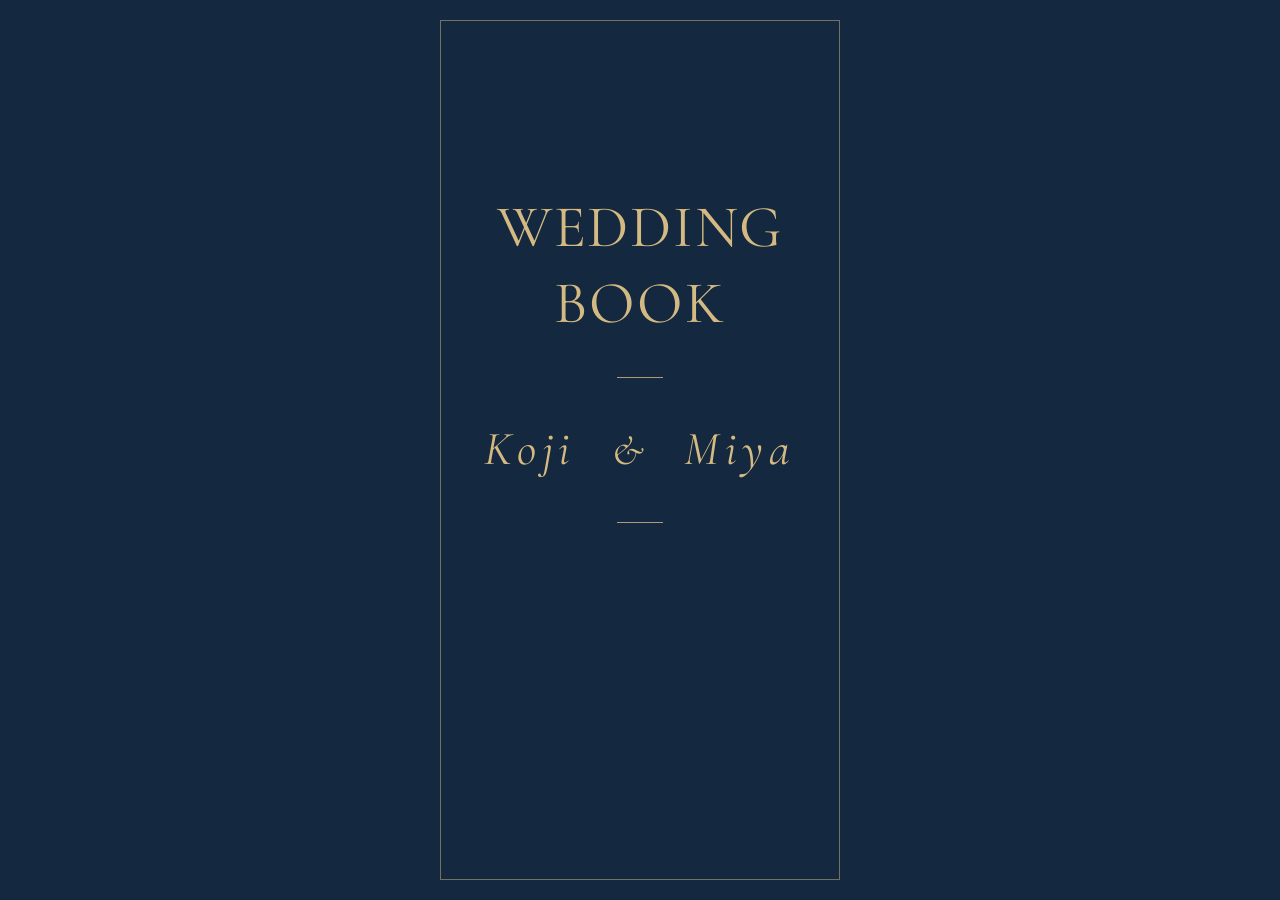
<file: index.html>
<!DOCTYPE html>
<html lang="ja">
<head>
<meta charset="UTF-8">
<meta name="viewport" content="width=device-width,initial-scale=1">
<title>WEDDING BOOK | Koji & Miya</title>
<style>
  body, html { margin: 0; padding: 0; width: 100%; height: 100%; overflow: hidden; background: #14283f; }
  iframe { width: 100%; height: 100%; border: none; display: block; }
</style>
</head>
<body>
  <!-- BGMデータ（ループ再生） -->
  <audio id="bgm" src="BGM-wedding.mp3" loop></audio>
  
  <!-- オープニングページを読み込む（allow="autoplay" を追加） -->
  <iframe id="content" src="opening.html" title="Wedding Book" allow="autoplay"></iframe>

  <!-- 追加：子画面（opening.html）からの指示を受け取ってBGMを鳴らす -->
  <script>
    window.addEventListener('message', function(e) {
      if (e.data === 'playBGM') {
        const audio = document.getElementById('bgm');
        if (audio) {
          audio.play().catch(function(err){
            console.warn("BGM再生エラー:", err);
          });
        }
      }
    });
  </script>
<script src="js/main.js"></script> 
</body>
</html>
</file>
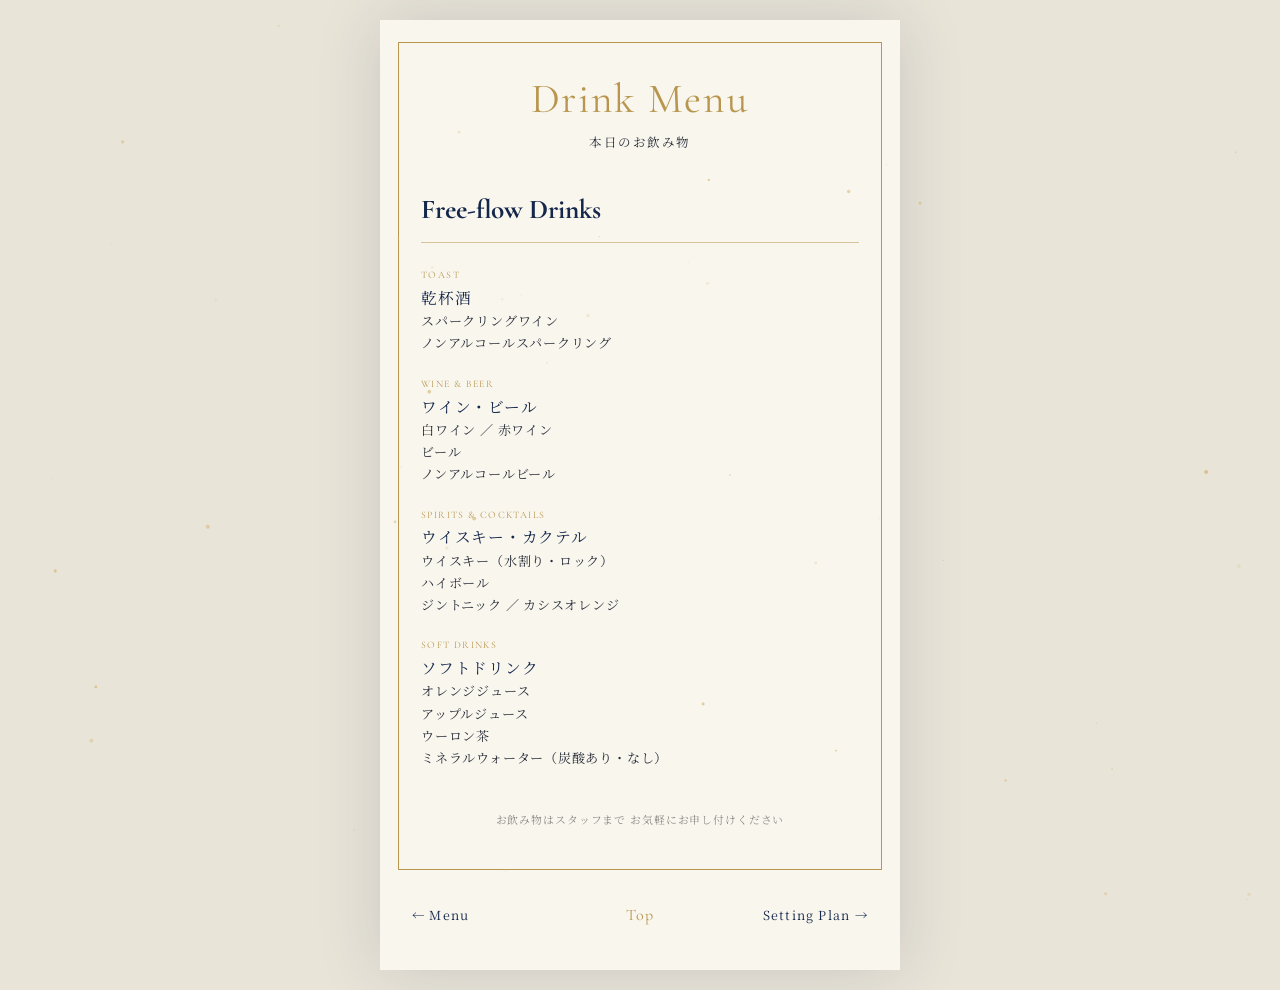
<file: drink.html>
<!DOCTYPE html>
<html lang="ja">
<head>
<meta charset="UTF-8">
<meta name="robots" content="noindex,nofollow">
<meta name="viewport" content="width=device-width,initial-scale=1">
<title>Drink Menu | With Our Love</title>
<link rel="preconnect" href="https://fonts.googleapis.com">
<link rel="preconnect" href="https://fonts.gstatic.com" crossorigin>
<link href="https://fonts.googleapis.com/css2?family=Cormorant+Garamond:ital,wght@0,300;0,400;0,500;1,400&family=Noto+Serif+JP:wght@400;500;700&display=swap" rel="stylesheet">
<link rel="stylesheet" href="css/style.css">
</head>
<body>
<canvas id="sparkle"></canvas>
<main class="book">
<div class="frame">
  <header class="head rv"><h1 class="en">Drink Menu</h1><p class="ja">本日のお飲み物</p></header>
  <h2 class="course-t rv">Free-flow Drinks</h2>
  <div class="dish rv"><p class="lb">TOAST</p><p class="nm">乾杯酒</p><p class="sm">スパークリングワイン</p><p class="sm">ノンアルコールスパークリング</p></div>
  <div class="dish rv"><p class="lb">WINE &amp; BEER</p><p class="nm">ワイン・ビール</p><p class="sm">白ワイン ／ 赤ワイン</p><p class="sm">ビール</p><p class="sm">ノンアルコールビール</p></div>
  <div class="dish rv"><p class="lb">SPIRITS &amp; COCKTAILS</p><p class="nm">ウイスキー・カクテル</p><p class="sm">ウイスキー（水割り・ロック）</p><p class="sm">ハイボール</p><p class="sm">ジントニック ／ カシスオレンジ</p></div>
  <div class="dish rv"><p class="lb">SOFT DRINKS</p><p class="nm">ソフトドリンク</p><p class="sm">オレンジジュース</p><p class="sm">アップルジュース</p><p class="sm">ウーロン茶</p><p class="sm">ミネラルウォーター（炭酸あり・なし）</p></div>
  <p class="foot-note rv">お飲み物はスタッフまで お気軽にお申し付けください</p>

</div>
<nav class="pager" id="pager"></nav>
</main>
<script src="js/main.js"></script>
</body>
</html>
</file>
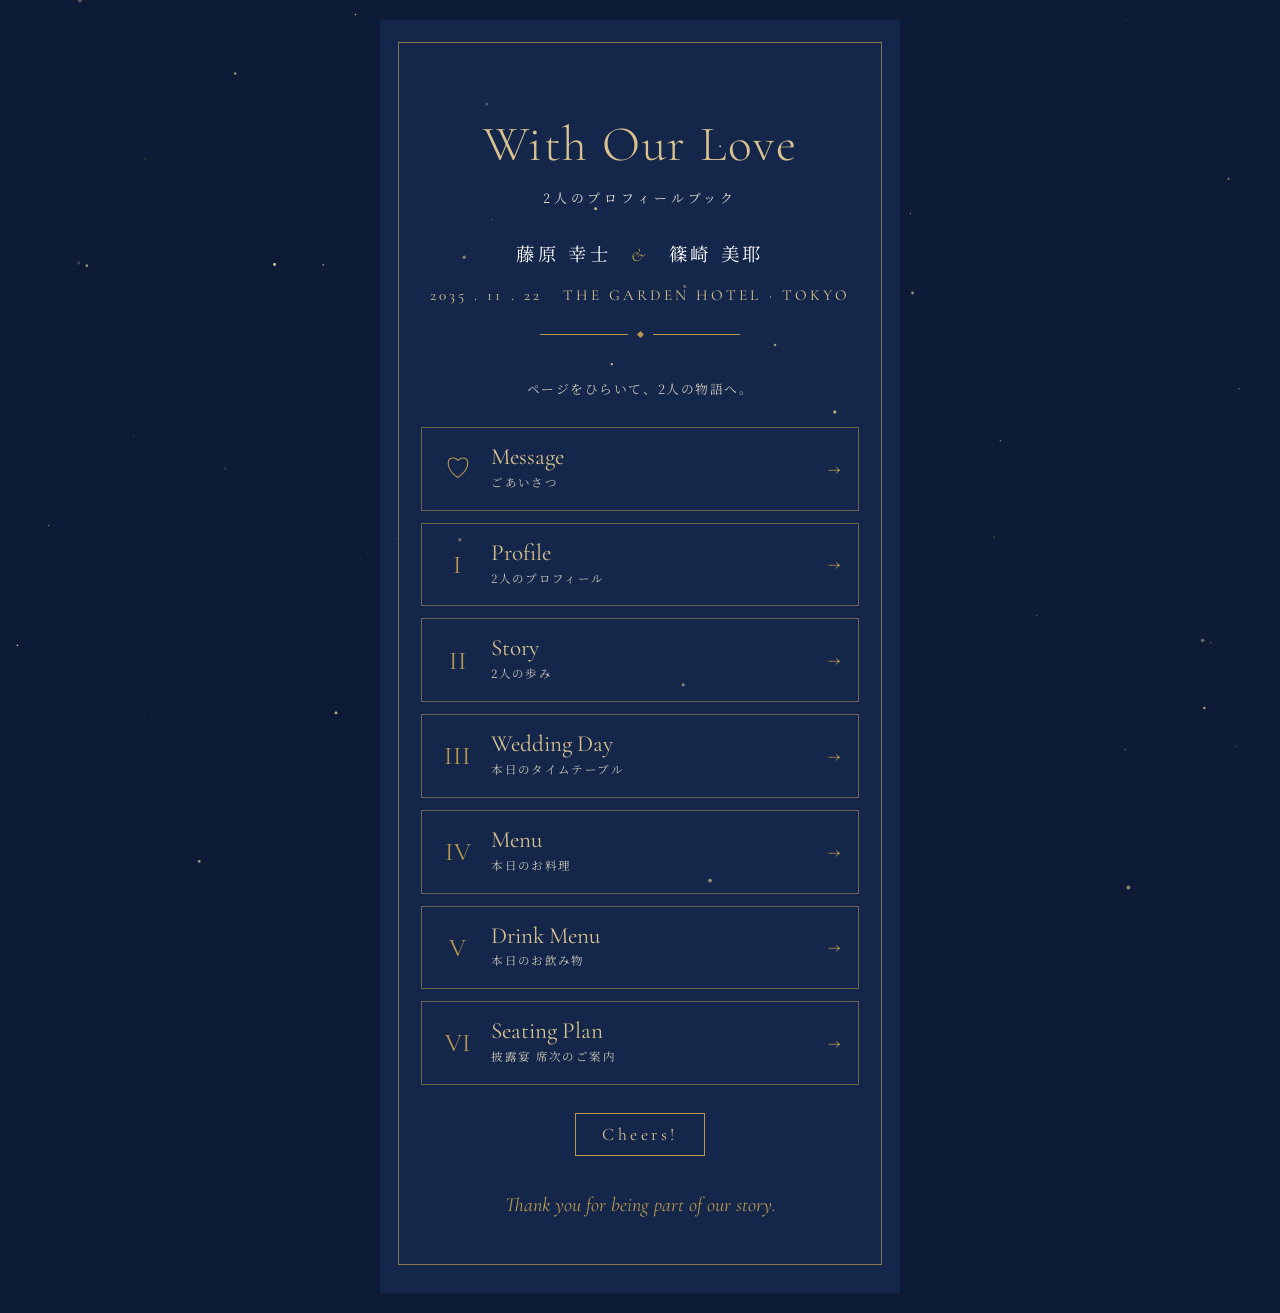
<file: home.html>
<!DOCTYPE html>
<html lang="ja">
<head>
<meta charset="UTF-8">
<meta name="robots" content="noindex,nofollow">
<meta name="viewport" content="width=device-width,initial-scale=1">
<title>Menu | With Our Love</title>
<link rel="preconnect" href="https://fonts.googleapis.com">
<link rel="preconnect" href="https://fonts.gstatic.com" crossorigin>
<link href="https://fonts.googleapis.com/css2?family=Cormorant+Garamond:ital,wght@0,300;0,400;0,500;1,400&family=Noto+Serif+JP:wght@400;500;700&display=swap" rel="stylesheet">
<link rel="stylesheet" href="css/style.css">
<style>body{animation:none}</style>
</head>
<body class="navy">
<div id="lightin" style="position:fixed;inset:0;z-index:200;background:radial-gradient(circle at 50% 50%,#fffef8,#fff6d8 40%,#f6e4ae);opacity:0;pointer-events:none;transition:opacity 1.3s ease"></div>
<script>
(function(){var l=document.getElementById('lightin');try{if(sessionStorage.getItem('wol-light')){sessionStorage.removeItem('wol-light');l.style.opacity=1;l.style.transition='none';document.documentElement.style.background='#fff8e6';requestAnimationFrame(function(){requestAnimationFrame(function(){l.style.transition='opacity .8s ease';l.style.opacity=0})})}}catch(e){}})();
</script>
<canvas id="sparkle"></canvas>
<main class="book">
<div class="frame">
  <section class="hero hero-in">
    <p class="en">With Our Love</p>
    <p class="sub">2人のプロフィールブック</p>
    <p class="names">藤原 幸士 <span>&amp;</span> 篠崎 美耶</p>
    <p class="date">2035 . 11 . 22 &nbsp; THE GARDEN HOTEL · TOKYO</p>
    <div class="orn"><i></i></div>
  </section>
  <p class="lead rv">ページをひらいて、2人の物語へ。</p>
  <ul class="menu-list">
<li class="rv"><a href="message.html"><span class="ic">♡</span><span><span class="tt">Message</span><span class="ds">ごあいさつ</span></span><span class="ar">→</span></a></li>
<li class="rv"><a href="profile.html"><span class="ic">I</span><span><span class="tt">Profile</span><span class="ds">2人のプロフィール</span></span><span class="ar">→</span></a></li>
<li class="rv"><a href="story.html"><span class="ic">II</span><span><span class="tt">Story</span><span class="ds">2人の歩み</span></span><span class="ar">→</span></a></li>
<li class="rv"><a href="timeline.html"><span class="ic">III</span><span><span class="tt">Wedding Day</span><span class="ds">本日のタイムテーブル</span></span><span class="ar">→</span></a></li>
<li class="rv"><a href="menu.html"><span class="ic">IV</span><span><span class="tt">Menu</span><span class="ds">本日のお料理</span></span><span class="ar">→</span></a></li>
<li class="rv"><a href="drink.html"><span class="ic">V</span><span><span class="tt">Drink Menu</span><span class="ds">本日のお飲み物</span></span><span class="ar">→</span></a></li>
<li class="rv"><a href="seating.html"><span class="ic">VI</span><span><span class="tt">Seating Plan</span><span class="ds">披露宴 席次のご案内</span></span><span class="ar">→</span></a></li>
  </ul>
  <button class="cheer rv" id="cheer" type="button">Cheers!</button>
  <p class="closing rv">Thank you for being part of our story.</p>
</div>
</main>
<script>
(function(){
  document.body.classList.add('opened');
  document.getElementById('cheer').addEventListener('click',e=>{window.burst&&burst(e.clientX,e.clientY)});
})();
</script>
<script src="js/main.js"></script>
</body>
</html>
</file>
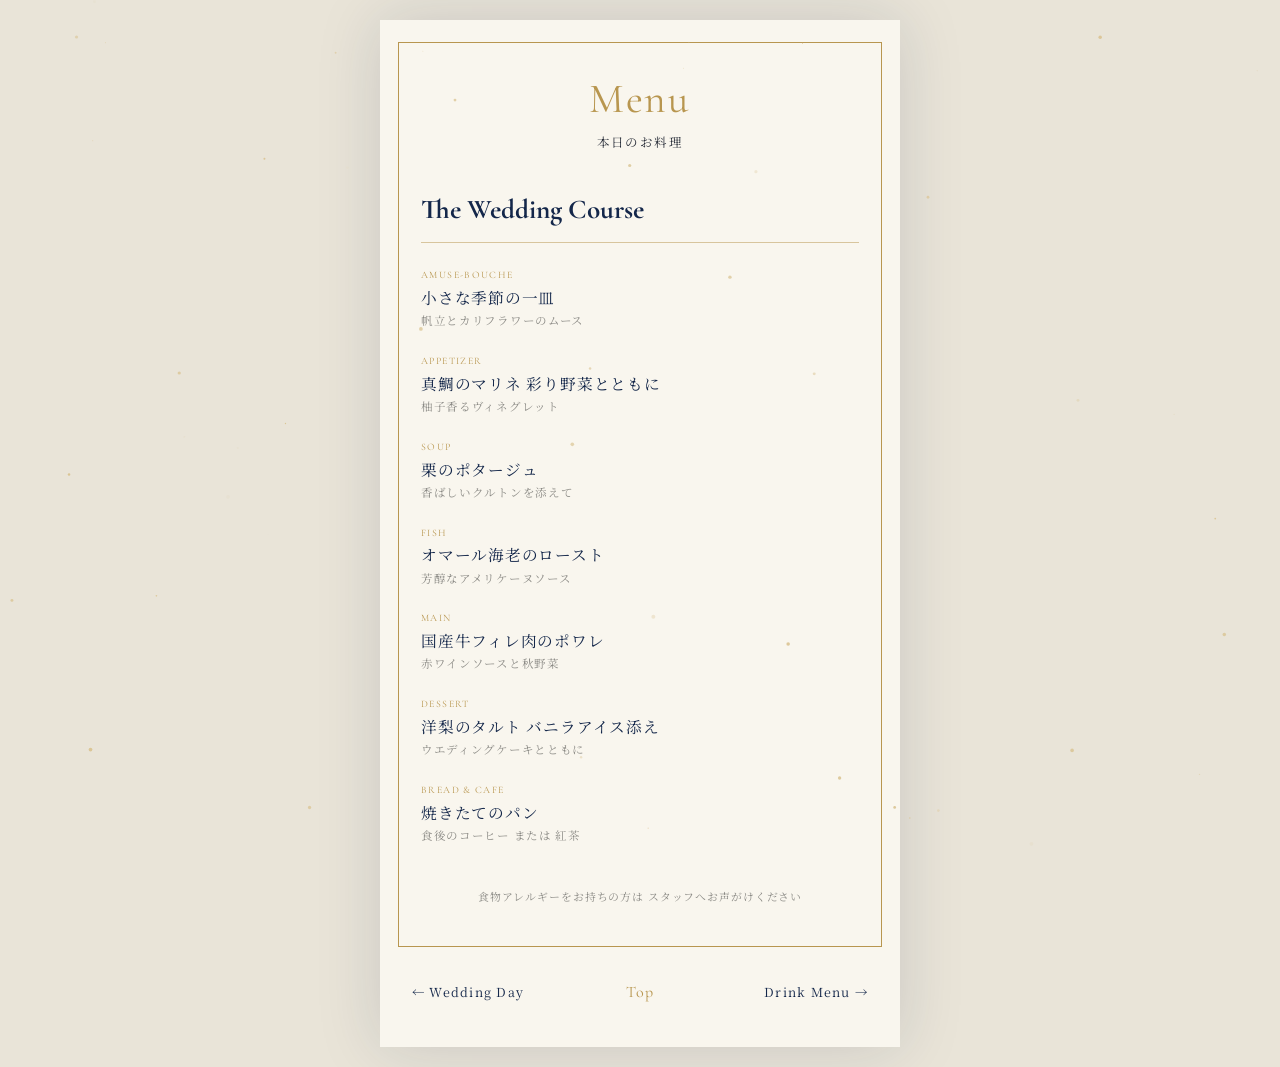
<file: menu.html>
<!DOCTYPE html>
<html lang="ja">
<head>
<meta charset="UTF-8">
<meta name="robots" content="noindex,nofollow">
<meta name="viewport" content="width=device-width,initial-scale=1">
<title>Menu | With Our Love</title>
<link rel="preconnect" href="https://fonts.googleapis.com">
<link rel="preconnect" href="https://fonts.gstatic.com" crossorigin>
<link href="https://fonts.googleapis.com/css2?family=Cormorant+Garamond:ital,wght@0,300;0,400;0,500;1,400&family=Noto+Serif+JP:wght@400;500;700&display=swap" rel="stylesheet">
<link rel="stylesheet" href="css/style.css">
</head>
<body>
<canvas id="sparkle"></canvas>
<main class="book">
<div class="frame">
  <header class="head rv"><h1 class="en">Menu</h1><p class="ja">本日のお料理</p></header>
  <h2 class="course-t rv">The Wedding Course</h2>
  <div class="dish rv"><p class="lb">AMUSE-BOUCHE</p><p class="nm">小さな季節の一皿</p><p class="sb">帆立とカリフラワーのムース</p></div>
  <div class="dish rv"><p class="lb">APPETIZER</p><p class="nm">真鯛のマリネ 彩り野菜とともに</p><p class="sb">柚子香るヴィネグレット</p></div>
  <div class="dish rv"><p class="lb">SOUP</p><p class="nm">栗のポタージュ</p><p class="sb">香ばしいクルトンを添えて</p></div>
  <div class="dish rv"><p class="lb">FISH</p><p class="nm">オマール海老のロースト</p><p class="sb">芳醇なアメリケーヌソース</p></div>
  <div class="dish rv"><p class="lb">MAIN</p><p class="nm">国産牛フィレ肉のポワレ</p><p class="sb">赤ワインソースと秋野菜</p></div>
  <div class="dish rv"><p class="lb">DESSERT</p><p class="nm">洋梨のタルト バニラアイス添え</p><p class="sb">ウエディングケーキとともに</p></div>
  <div class="dish rv"><p class="lb">BREAD &amp; CAFE</p><p class="nm">焼きたてのパン</p><p class="sb">食後のコーヒー または 紅茶</p></div>
  <p class="foot-note rv">食物アレルギーをお持ちの方は スタッフへお声がけください</p>

</div>
<nav class="pager" id="pager"></nav>
</main>
<script src="js/main.js"></script>
</body>
</html>
</file>
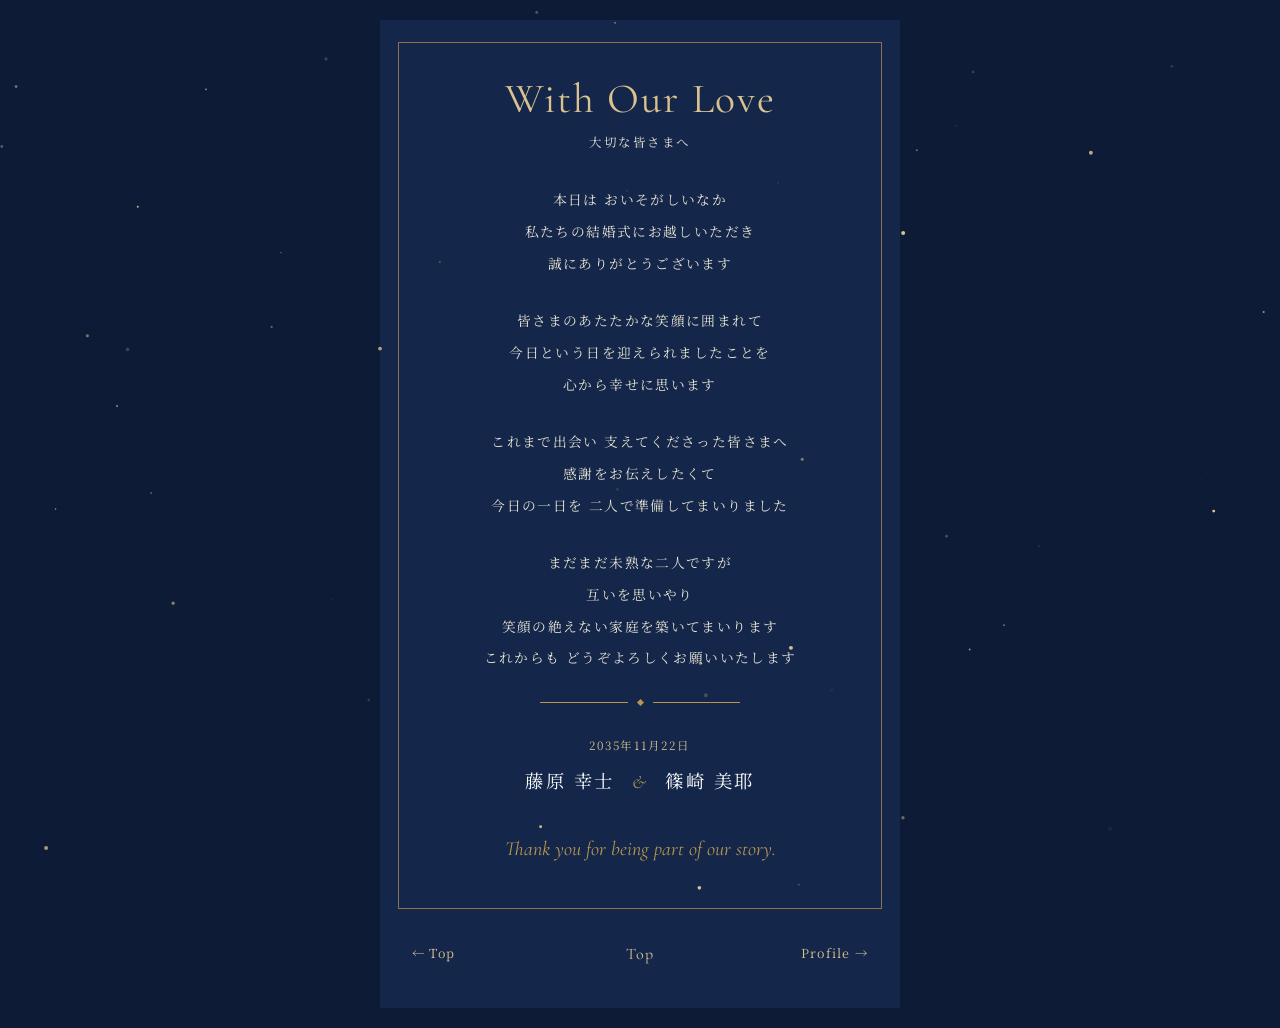
<file: message.html>
<!DOCTYPE html>
<html lang="ja">
<head>
<meta charset="UTF-8">
<meta name="robots" content="noindex,nofollow">
<meta name="viewport" content="width=device-width,initial-scale=1">
<title>Message | With Our Love</title>
<link rel="preconnect" href="https://fonts.googleapis.com">
<link rel="preconnect" href="https://fonts.gstatic.com" crossorigin>
<link href="https://fonts.googleapis.com/css2?family=Cormorant+Garamond:ital,wght@0,300;0,400;0,500;1,400&family=Noto+Serif+JP:wght@400;500;700&display=swap" rel="stylesheet">
<link rel="stylesheet" href="css/style.css">
</head>
<body class="navy">
<canvas id="sparkle"></canvas>
<main class="book">
<div class="frame">
  <header class="head rv"><h1 class="en">With Our Love</h1><p class="ja">大切な皆さまへ</p></header>
  <div class="msg">
<p class="rv">本日は おいそがしいなか<br>私たちの結婚式にお越しいただき<br>誠にありがとうございます</p><p class="rv">皆さまのあたたかな笑顔に囲まれて<br>今日という日を迎えられましたことを<br>心から幸せに思います</p><p class="rv">これまで出会い 支えてくださった皆さまへ<br>感謝をお伝えしたくて<br>今日の一日を 二人で準備してまいりました</p><p class="rv">まだまだ未熟な二人ですが<br>互いを思いやり<br>笑顔の絶えない家庭を築いてまいります<br>これからも どうぞよろしくお願いいたします</p>
  </div>
  <div class="orn rv"><i></i></div>
  <div class="sign rv"><p class="d">2035年11月22日</p><p class="n">藤原 幸士 <span>&amp;</span> 篠崎 美耶</p></div>
<p class="closing rv">Thank you for being part of our story.</p>
</div>
<nav class="pager" id="pager"></nav>
</main>
<script src="js/main.js"></script>
</body>
</html>
</file>
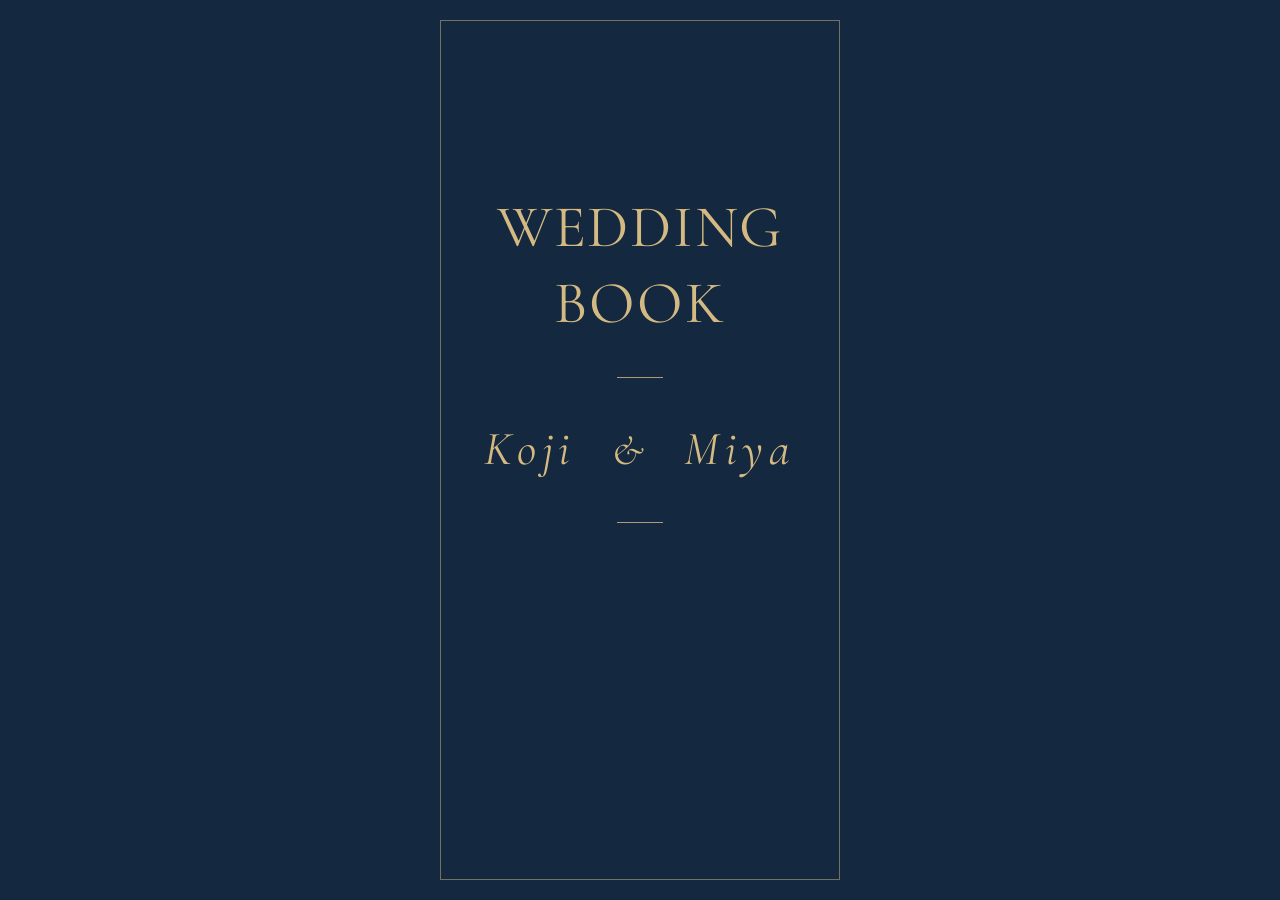
<file: opening.html>
<!DOCTYPE html>
<html lang="ja">
<head>
<meta charset="UTF-8">
<meta name="robots" content="noindex,nofollow">
<meta name="viewport" content="width=device-width,initial-scale=1">
<title>WEDDING BOOK | Koji &amp; Miya</title>
<link rel="preconnect" href="https://fonts.googleapis.com">
<link rel="preconnect" href="https://fonts.gstatic.com" crossorigin>
<link href="https://fonts.googleapis.com/css2?family=Cormorant+Garamond:ital,wght@0,400;0,500;1,400&display=swap" rel="stylesheet">
<link rel="stylesheet" href="css/opening.css">
<link rel="prefetch" href="home.html">
</head>
<body>
<div class="scene" id="scene">
  <p class="wb">WEDDING<br>BOOK</p>
  <i class="ln l1"></i>
  <p class="km">Koji <span class="amp">&amp;</span> Miya</p>
  <i class="ln l2"></i>
  <div class="art" id="art">
<svg class="doorsvg" viewBox="0 0 260 232" xmlns="http://www.w3.org/2000/svg" fill="none" stroke="#a08a52" stroke-width=".8" stroke-linecap="round" stroke-linejoin="round" aria-hidden="true">
<defs><radialGradient id="gl" cx="50%" cy="60%" r="70%"><stop offset="0" stop-color="#fffaf0"/><stop offset=".5" stop-color="#f1dca0"/><stop offset="1" stop-color="#b8964f"/></radialGradient></defs>
<path d="M10 42h38M38 42v-14M38 28h22M16 62h30M30 62v14M16 76h40M24 96h34M44 96v12M24 108h30M6 128h26M20 128v12M250 42 h-38 M222 42 v-14 M222 28 h-22 M244 62 h-30 M230 62 v14 M244 76 h-40 M236 96 h-34 M216 96 v12 M236 108 h-30 M254 128 h-26 M240 128 v12 " opacity=".6"/>
<rect x="64" y="96" width="16" height="114"/><rect x="62" y="91" width="20" height="5"/>
<rect x="180" y="96" width="16" height="114"/><rect x="178" y="91" width="20" height="5"/>
<path d="M64 96A66 66 0 0 1 196 96M72 96A58 58 0 0 1 188 96M82 96A48 48 0 0 1 178 96"/>
<rect x="80" y="98" width="100" height="112" class="frame"/>
<rect x="80" y="98" width="100" height="112" fill="url(#gl)" stroke="none" class="glow"/>
<path d="M112 98A18 18 0 0 1 148 98M98 98A32 32 0 0 1 162 98M82 98H178M146.9 91.8L175.1 81.6M143.8 86.4L166.8 67.1M139.0 82.4L154.0 56.4M133.1 80.3L138.3 50.7M126.9 80.3L121.7 50.7M121.0 82.4L106.0 56.4M116.2 86.4L93.2 67.1M113.1 91.8L84.9 81.6"/>
<g class="leaf l"><rect x="80" y="98" width="50" height="112" fill="#14283f"/><rect x="86" y="106" width="38" height="46"/><rect x="86" y="158" width="38" height="44"/><circle cx="124" cy="156" r="1.8" fill="#a08a52"/></g><g class="leaf r"><rect x="130" y="98" width="50" height="112" fill="#14283f"/><rect x="136" y="106" width="38" height="46"/><rect x="136" y="158" width="38" height="44"/><circle cx="136" cy="156" r="1.8" fill="#a08a52"/></g>
<rect x="129" y="98" width="2" height="112" fill="#fff3c4" stroke="none" class="seamline"/>
<path d="M20 212H60M200 212H240"/>
<rect x="24" y="190" width="30" height="5"/><path d="M27 195L30 212H48L51 195"/><path d="M39 190V150"/><circle cx="39" cy="134" r="17"/><path d="M27 126q6 -6 12 0M39 120q6 -6 12 0M29 140q8 -6 16 0M35 148q6 4 10 -2" opacity=".6"/><rect x="206" y="190" width="30" height="5"/><path d="M209 195L212 212H230L233 195"/><path d="M221 190V150"/><circle cx="221" cy="134" r="17"/><path d="M209 126q6 -6 12 0M221 120q6 -6 12 0M211 140q8 -6 16 0M217 148q6 4 10 -2" opacity=".6"/>
<rect x="58" y="210" width="144" height="6"/><path d="M66 210v6M74 210v6M82 210v6M90 210v6M98 210v6M106 210v6M114 210v6M122 210v6M130 210v6M138 210v6M146 210v6M154 210v6M162 210v6M170 210v6M178 210v6M186 210v6M194 210v6" opacity=".5"/><rect x="48" y="216" width="164" height="6"/><path d="M56 216v6M64 216v6M72 216v6M80 216v6M88 216v6M96 216v6M104 216v6M112 216v6M120 216v6M128 216v6M136 216v6M144 216v6M152 216v6M160 216v6M168 216v6M176 216v6M184 216v6M192 216v6M200 216v6M208 216v6" opacity=".5"/><rect x="40" y="222" width="180" height="6"/><path d="M48 222v6M56 222v6M64 222v6M72 222v6M80 222v6M88 222v6M96 222v6M104 222v6M112 222v6M120 222v6M128 222v6M136 222v6M144 222v6M152 222v6M160 222v6M168 222v6M176 222v6M184 222v6M192 222v6M200 222v6M208 222v6M216 222v6" opacity=".5"/>
</svg>
  </div>
<div class="tap"><button id="tapBtn" type="button">Tap</button></div>
</div>
<div id="flash"></div>

<!-- 追加：main.js を読み込む -->
<script src="js/main.js"></script>
</body>
</html>
</file>
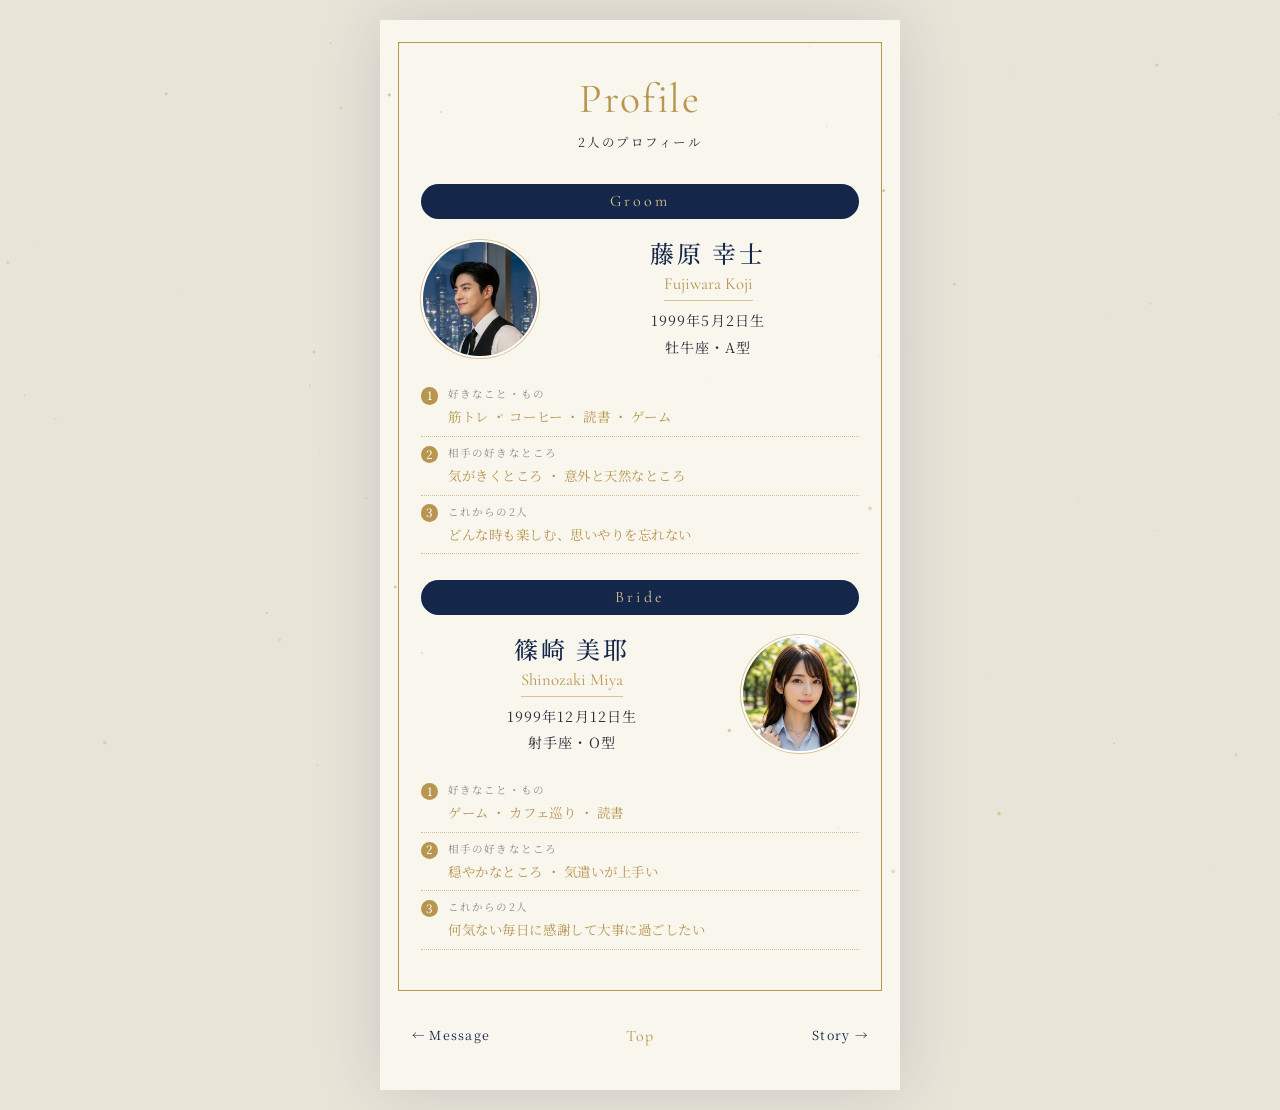
<file: profile.html>
<!DOCTYPE html>
<html lang="ja">
<head>
<meta charset="UTF-8">
<meta name="robots" content="noindex,nofollow">
<meta name="viewport" content="width=device-width,initial-scale=1">
<title>Profile | With Our Love</title>
<link rel="preconnect" href="https://fonts.googleapis.com">
<link rel="preconnect" href="https://fonts.gstatic.com" crossorigin>
<link href="https://fonts.googleapis.com/css2?family=Cormorant+Garamond:ital,wght@0,300;0,400;0,500;1,400&family=Noto+Serif+JP:wght@400;500;700&display=swap" rel="stylesheet">
<link rel="stylesheet" href="css/style.css">
</head>
<body>
<canvas id="sparkle"></canvas>
<main class="book">
<div class="frame">
  <header class="head rv"><h1 class="en">Profile</h1><p class="ja">2人のプロフィール</p></header>
  <span class="tag rv">Groom</span>
  <div class="person rv">
    <div class="photo"><img src="img/groom.jpg" alt="新郎 藤原 幸士" onerror="this.remove()"></div>
    <div><h2>藤原 幸士</h2><span class="rm">Fujiwara Koji</span><p class="bd">1999年5月2日生<br>牡牛座・A型</p></div>
  </div>
  <ul class="facts"><li class="rv"><b>1</b><span><small>好きなこと・もの</small>筋トレ ・ コーヒー ・ 読書 ・ ゲーム</span></li><li class="rv"><b>2</b><span><small>相手の好きなところ</small>気がきくところ ・ 意外と天然なところ</span></li><li class="rv"><b>3</b><span><small>これからの2人</small>どんな時も楽しむ、思いやりを忘れない</span></li></ul>
  <span class="tag rv">Bride</span>
  <div class="person rev rv">
    <div class="photo"><img src="img/bride.jpg" alt="新婦 篠崎 美耶" onerror="this.remove()"></div>
    <div><h2>篠崎 美耶</h2><span class="rm">Shinozaki Miya</span><p class="bd">1999年12月12日生<br>射手座・O型</p></div>
  </div>
  <ul class="facts"><li class="rv"><b>1</b><span><small>好きなこと・もの</small>ゲーム ・ カフェ巡り ・ 読書</span></li><li class="rv"><b>2</b><span><small>相手の好きなところ</small>穏やかなところ ・ 気遣いが上手い</span></li><li class="rv"><b>3</b><span><small>これからの2人</small>何気ない毎日に感謝して大事に過ごしたい</span></li></ul>

</div>
<nav class="pager" id="pager"></nav>
</main>
<script src="js/main.js"></script>
</body>
</html>
</file>
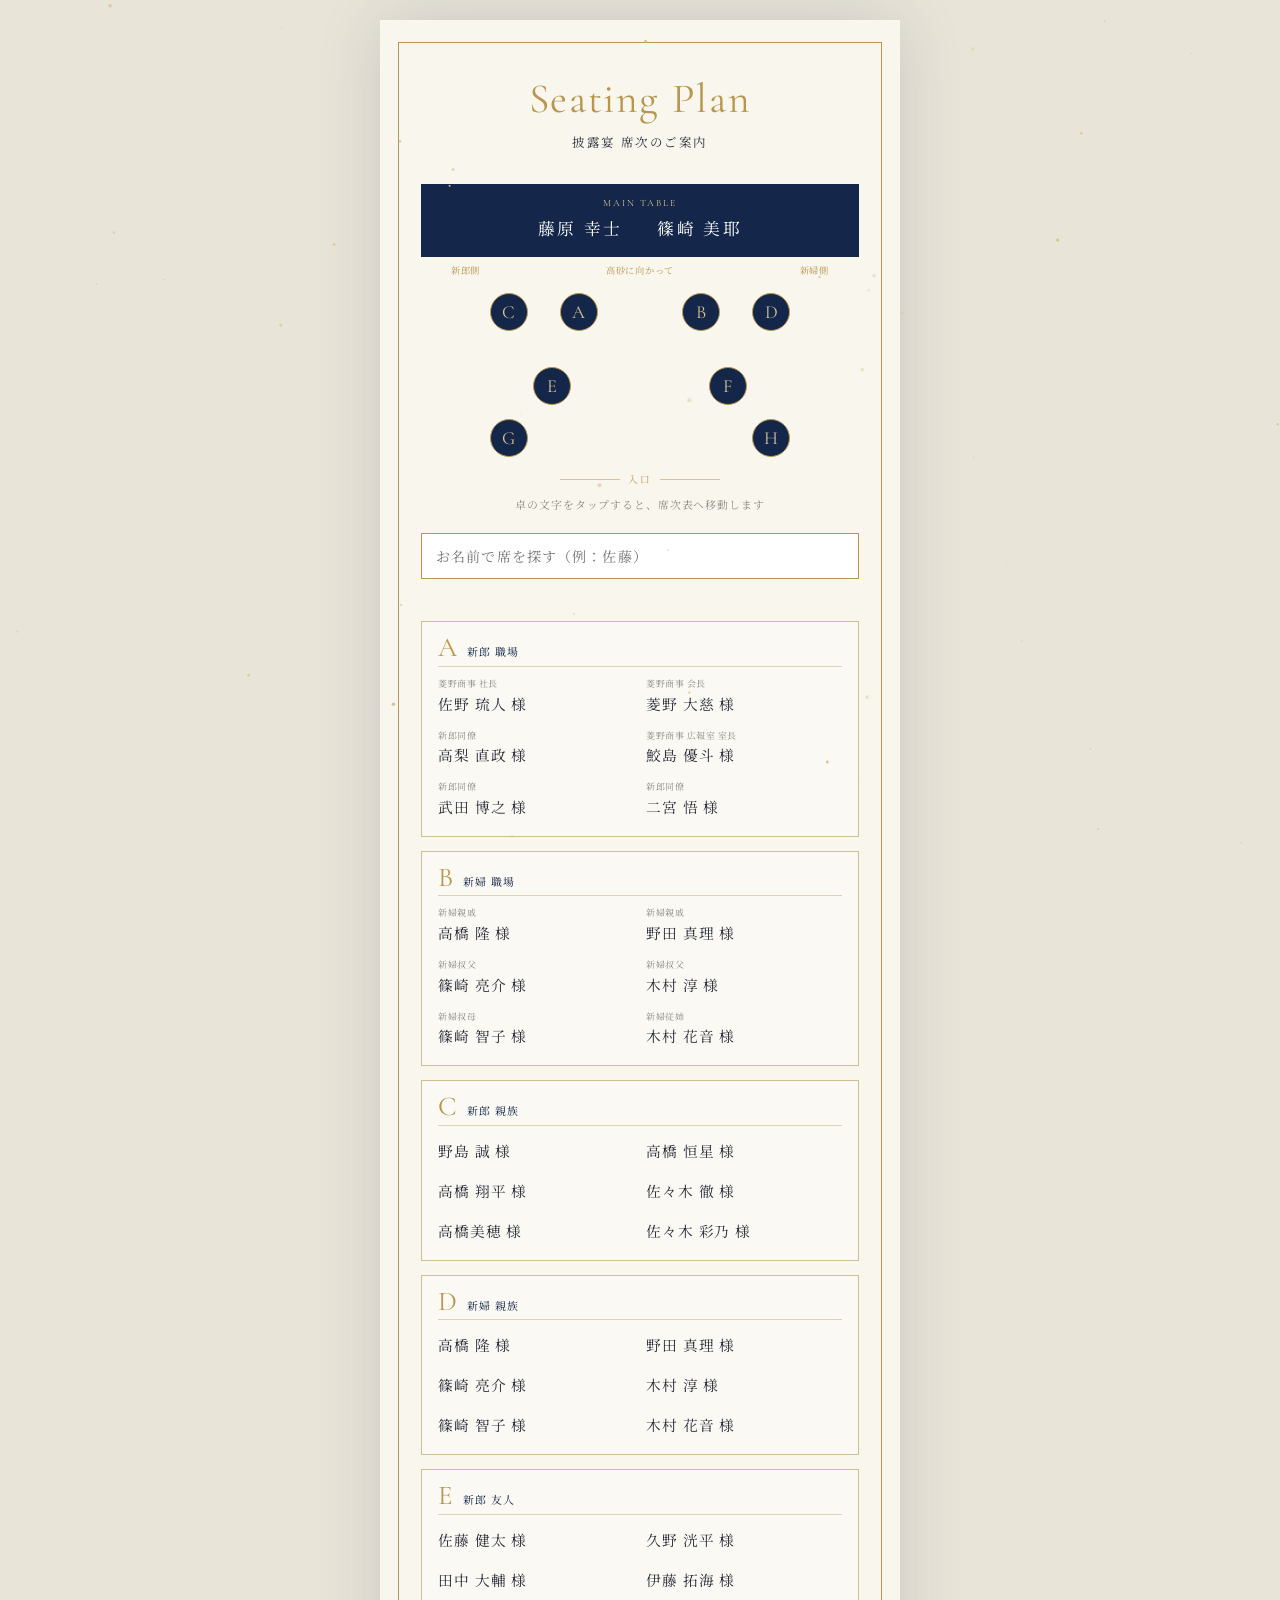
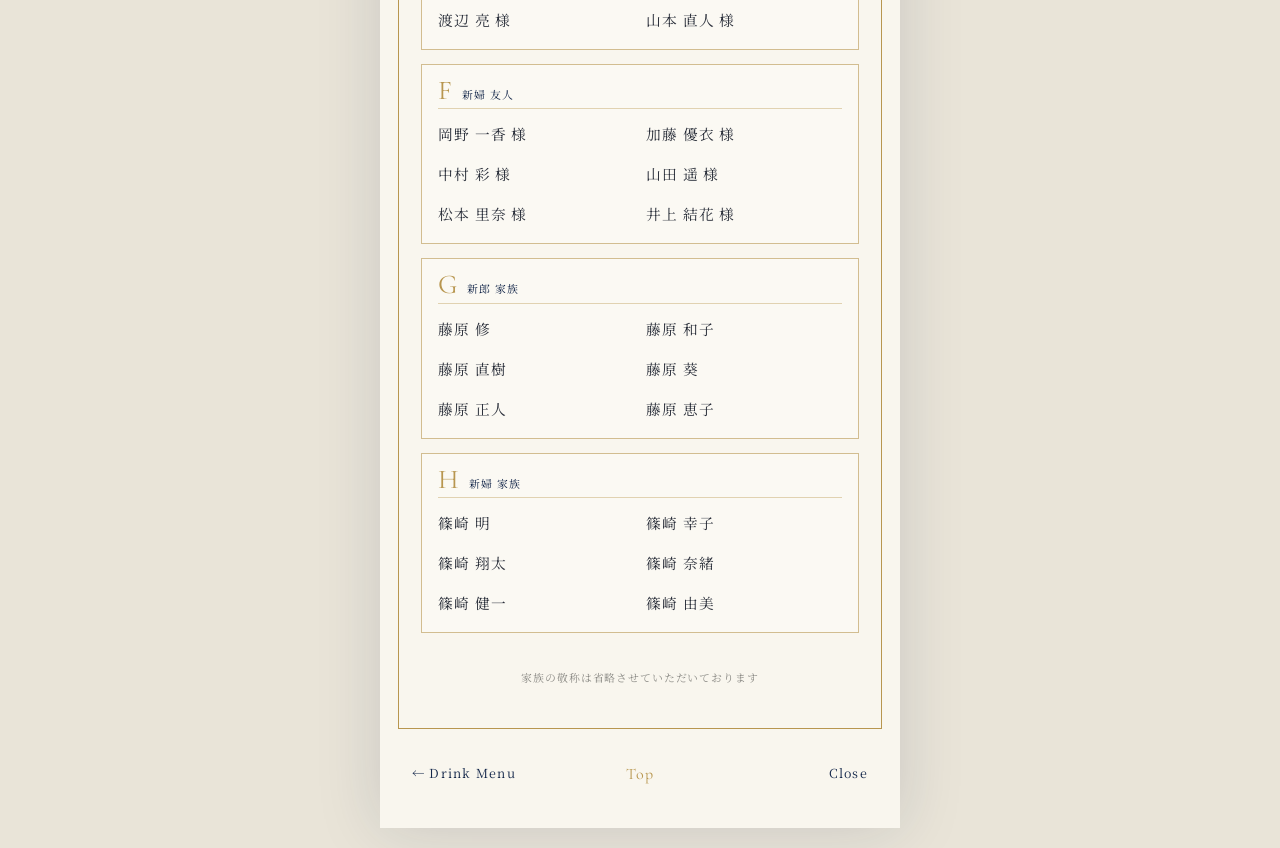
<file: seating.html>
<!DOCTYPE html>
<html lang="ja">
<head>
<meta charset="UTF-8">
<meta name="robots" content="noindex,nofollow">
<meta name="viewport" content="width=device-width,initial-scale=1">
<title>Seating Plan | With Our Love</title>
<link rel="preconnect" href="https://fonts.googleapis.com">
<link rel="preconnect" href="https://fonts.gstatic.com" crossorigin>
<link href="https://fonts.googleapis.com/css2?family=Cormorant+Garamond:ital,wght@0,300;0,400;0,500;1,400&family=Noto+Serif+JP:wght@400;500;700&display=swap" rel="stylesheet">
<link rel="stylesheet" href="css/style.css">
</head>
<body>
<canvas id="sparkle"></canvas>
<main class="book">
<div class="frame">
  <header class="head rv"><h1 class="en">Seating Plan</h1><p class="ja">披露宴 席次のご案内</p></header>
  <div class="main-tbl rv"><small>MAIN TABLE</small><p class="nn"><span>藤原 幸士</span><span>篠崎 美耶</span></p></div>
  <div class="main-lb"><span>新郎側</span><span>高砂に向かって</span><span>新婦側</span></div>
  <div class="map rv"><button type="button" data-t="C" style="left:20%;top:24px" aria-label="C卓">C</button><button type="button" data-t="A" style="left:36%;top:24px" aria-label="A卓">A</button><button type="button" data-t="B" style="left:64%;top:24px" aria-label="B卓">B</button><button type="button" data-t="D" style="left:80%;top:24px" aria-label="D卓">D</button><button type="button" data-t="E" style="left:30%;top:98px" aria-label="E卓">E</button><button type="button" data-t="F" style="left:70%;top:98px" aria-label="F卓">F</button><button type="button" data-t="G" style="left:20%;top:150px" aria-label="G卓">G</button><button type="button" data-t="H" style="left:80%;top:150px" aria-label="H卓">H</button><p class="ent">入口</p></div>
  <p class="foot-note" style="margin:4px 0 0">卓の文字をタップすると、席次表へ移動します</p>
  <div class="finder rv"><input id="q" type="search" placeholder="お名前で席を探す（例：佐藤）" autocomplete="off" aria-label="お名前で検索"><p class="res" id="res" aria-live="polite"></p></div>
<section class="tbl rv" id="tA" data-t="A"><h3><b>A</b><span>新郎 職場</span></h3><ul><li data-n="佐野琉人"><small>菱野商事 社長</small>佐野 琉人 様</li><li data-n="菱野大慈"><small>菱野商事 会長</small>菱野 大慈 様</li><li data-n="高梨直政"><small>新郎同僚</small>高梨 直政 様</li><li data-n="鮫島優斗"><small>菱野商事 広報室 室長</small>鮫島 優斗 様</li><li data-n="武田博之"><small>新郎同僚</small>武田 博之 様</li><li data-n="二宮悟"><small>新郎同僚</small>二宮 悟 様</li></ul></section>
<section class="tbl rv" id="tB" data-t="B"><h3><b>B</b><span>新婦 職場</span></h3><ul><li data-n="高橋隆"><small>新婦親戚</small>高橋 隆 様</li><li data-n="野田真理"><small>新婦親戚</small>野田 真理 様</li><li data-n="篠崎亮介"><small>新婦叔父</small>篠崎 亮介 様</li><li data-n="木村淳"><small>新婦叔父</small>木村 淳 様</li><li data-n="篠崎智子"><small>新婦叔母</small>篠崎 智子 様</li><li data-n="木村花音"><small>新婦従姉</small>木村 花音 様</li></ul></section>
<section class="tbl rv" id="tC" data-t="C"><h3><b>C</b><span>新郎 親族</span></h3><ul><li data-n="野島誠">野島 誠 様</li><li data-n="高橋恒星">高橋 恒星 様</li><li data-n="高橋翔平">高橋 翔平 様</li><li data-n="佐々木徹">佐々木 徹 様</li><li data-n="高橋美穂">高橋美穂 様</li><li data-n="佐々木彩乃">佐々木 彩乃 様</li></ul></section>
<section class="tbl rv" id="tD" data-t="D"><h3><b>D</b><span>新婦 親族</span></h3><ul><li data-n="高橋隆">高橋 隆 様</li><li data-n="野田真理">野田 真理 様</li><li data-n="篠崎亮介">篠崎 亮介 様</li><li data-n="木村淳">木村 淳 様</li><li data-n="篠崎智子">篠崎 智子 様</li><li data-n="木村花音">木村 花音 様</li></ul></section>
<section class="tbl rv" id="tE" data-t="E"><h3><b>E</b><span>新郎 友人</span></h3><ul><li data-n="佐藤健太">佐藤 健太 様</li><li data-n="久野洸平">久野 洸平 様</li><li data-n="田中大輔">田中 大輔 様</li><li data-n="伊藤拓海">伊藤 拓海 様</li><li data-n="渡辺亮">渡辺 亮 様</li><li data-n="山本直人">山本 直人 様</li></ul></section>
<section class="tbl rv" id="tF" data-t="F"><h3><b>F</b><span>新婦 友人</span></h3><ul><li data-n="岡野一香">岡野 一香 様</li><li data-n="加藤優衣">加藤 優衣 様</li><li data-n="中村彩">中村 彩 様</li><li data-n="山田遥">山田 遥 様</li><li data-n="松本里奈">松本 里奈 様</li><li data-n="井上結花">井上 結花 様</li></ul></section>
<section class="tbl rv" id="tG" data-t="G"><h3><b>G</b><span>新郎 家族</span></h3><ul><li data-n="藤原修">藤原 修</li><li data-n="藤原和子">藤原 和子</li><li data-n="藤原直樹">藤原 直樹</li><li data-n="藤原葵">藤原 葵</li><li data-n="藤原正人">藤原 正人</li><li data-n="藤原恵子">藤原 恵子</li></ul></section>
<section class="tbl rv" id="tH" data-t="H"><h3><b>H</b><span>新婦 家族</span></h3><ul><li data-n="篠崎明">篠崎 明</li><li data-n="篠崎幸子">篠崎 幸子</li><li data-n="篠崎翔太">篠崎 翔太</li><li data-n="篠崎奈緒">篠崎 奈緒</li><li data-n="篠崎健一">篠崎 健一</li><li data-n="篠崎由美">篠崎 由美</li></ul></section>
<p class="foot-note rv">家族の敬称は省略させていただいております</p>
</div>
<nav class="pager" id="pager"></nav>
</main>
<script src="js/main.js"></script>
</body>
</html>
</file>
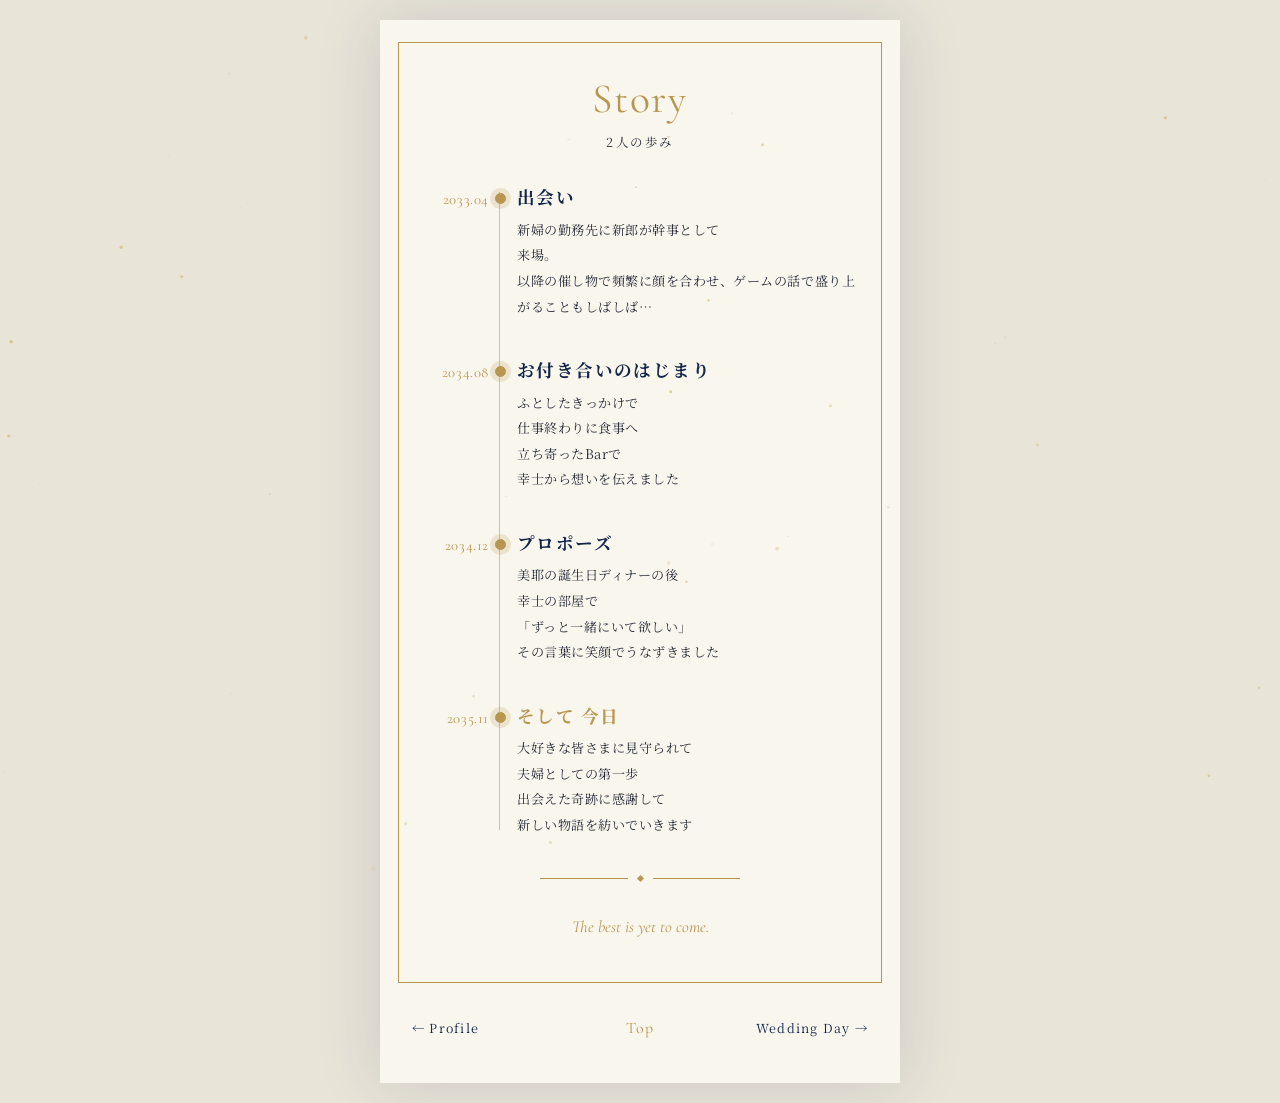
<file: story.html>
<!DOCTYPE html>
<html lang="ja">
<head>
<meta charset="UTF-8">
<meta name="robots" content="noindex,nofollow">
<meta name="viewport" content="width=device-width,initial-scale=1">
<title>Story | With Our Love</title>
<link rel="preconnect" href="https://fonts.googleapis.com">
<link rel="preconnect" href="https://fonts.gstatic.com" crossorigin>
<link href="https://fonts.googleapis.com/css2?family=Cormorant+Garamond:ital,wght@0,300;0,400;0,500;1,400&family=Noto+Serif+JP:wght@400;500;700&display=swap" rel="stylesheet">
<link rel="stylesheet" href="css/style.css">
</head>
<body>
<canvas id="sparkle"></canvas>
<main class="book">
<div class="frame">
  <header class="head rv"><h1 class="en">Story</h1><p class="ja">2人の歩み</p></header>
<div class="tl">
<div class="ev"><span class="yr">2033.04</span><h2>出会い</h2><p>新婦の勤務先に新郎が幹事として<br>来場。<br>以降の催し物で頻繁に顔を合わせ、ゲームの話で盛り上がることもしばしば…</p></div>
<div class="ev"><span class="yr">2034.08</span><h2>お付き合いのはじまり</h2><p>ふとしたきっかけで<br>仕事終わりに食事へ<br>立ち寄ったBarで<br>幸士から想いを伝えました</p></div>
<div class="ev"><span class="yr">2034.12</span><h2>プロポーズ</h2><p>美耶の誕生日ディナーの後<br>幸士の部屋で<br>「ずっと一緒にいて欲しい」<br>その言葉に笑顔でうなずきました</p></div>
<div class="ev now"><span class="yr">2035.11</span><h2>そして 今日</h2><p>大好きな皆さまに見守られて<br>夫婦としての第一歩<br>出会えた奇跡に感謝して<br>新しい物語を紡いでいきます</p></div>
</div>
<div class="orn rv"><i></i></div>
<p class="closing rv">The best is yet to come.</p>
</div>
<nav class="pager" id="pager"></nav>
</main>
<script src="js/main.js"></script>
</body>
</html>
</file>
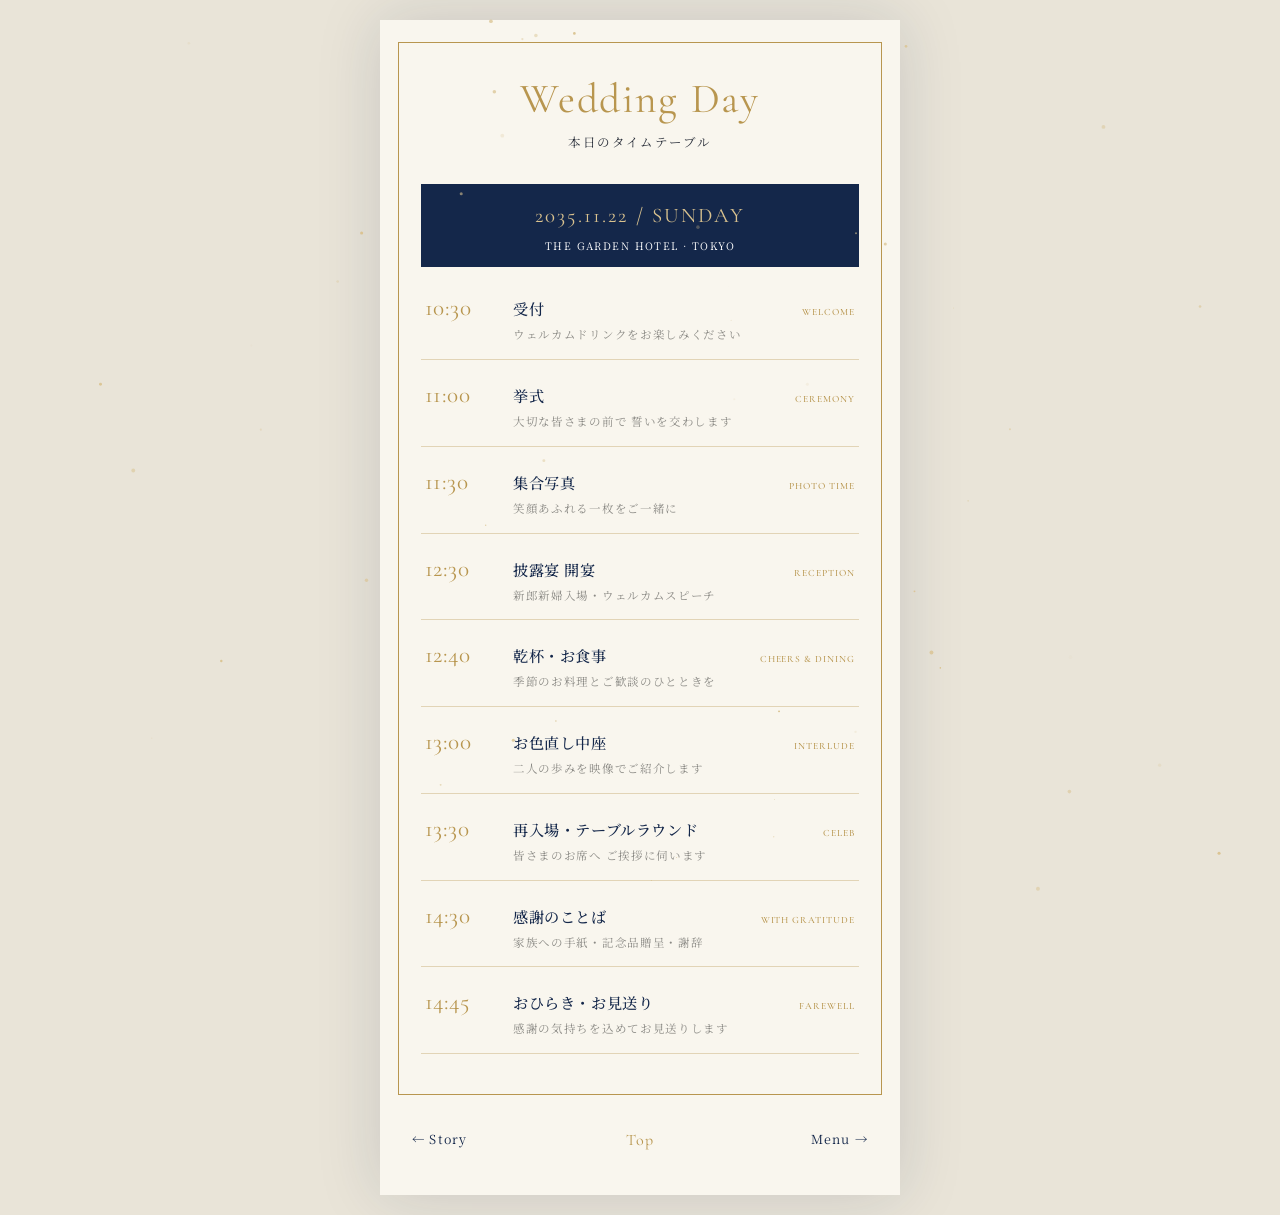
<file: timeline.html>
<!DOCTYPE html>
<html lang="ja">
<head>
<meta charset="UTF-8">
<meta name="robots" content="noindex,nofollow">
<meta name="viewport" content="width=device-width,initial-scale=1">
<title>Wedding Day | With Our Love</title>
<link rel="preconnect" href="https://fonts.googleapis.com">
<link rel="preconnect" href="https://fonts.gstatic.com" crossorigin>
<link href="https://fonts.googleapis.com/css2?family=Cormorant+Garamond:ital,wght@0,300;0,400;0,500;1,400&family=Noto+Serif+JP:wght@400;500;700&display=swap" rel="stylesheet">
<link rel="stylesheet" href="css/style.css">
</head>
<body>
<canvas id="sparkle"></canvas>
<main class="book">
<div class="frame">
  <header class="head rv"><h1 class="en">Wedding Day</h1><p class="ja">本日のタイムテーブル</p></header>
  <div class="daybar rv"><p class="d">2035.11.22 / SUNDAY</p><p class="p">THE GARDEN HOTEL · TOKYO</p></div>
  <ol class="sch">
<li class="rv" data-t="10:30"><span class="tm">10:30</span><div class="bd"><p class="tt"><span>受付</span><em>WELCOME</em></p><p class="ds">ウェルカムドリンクをお楽しみください</p></div></li>
<li class="rv" data-t="11:00"><span class="tm">11:00</span><div class="bd"><p class="tt"><span>挙式</span><em>CEREMONY</em></p><p class="ds">大切な皆さまの前で 誓いを交わします</p></div></li>
<li class="rv" data-t="11:30"><span class="tm">11:30</span><div class="bd"><p class="tt"><span>集合写真</span><em>PHOTO TIME</em></p><p class="ds">笑顔あふれる一枚をご一緒に</p></div></li>
<li class="rv" data-t="12:30"><span class="tm">12:30</span><div class="bd"><p class="tt"><span>披露宴 開宴</span><em>RECEPTION</em></p><p class="ds">新郎新婦入場・ウェルカムスピーチ</p></div></li>
<li class="rv" data-t="12:40"><span class="tm">12:40</span><div class="bd"><p class="tt"><span>乾杯・お食事</span><em>CHEERS &amp; DINING</em></p><p class="ds">季節のお料理とご歓談のひとときを</p></div></li>
<li class="rv" data-t="13:00"><span class="tm">13:00</span><div class="bd"><p class="tt"><span>お色直し中座</span><em>INTERLUDE</em></p><p class="ds">二人の歩みを映像でご紹介します</p></div></li>
<li class="rv" data-t="13:30"><span class="tm">13:30</span><div class="bd"><p class="tt"><span>再入場・テーブルラウンド</span><em>CELEB</em></p><p class="ds">皆さまのお席へ ご挨拶に伺います</p></div></li>
<li class="rv" data-t="14:30"><span class="tm">14:30</span><div class="bd"><p class="tt"><span>感謝のことば</span><em>WITH GRATITUDE</em></p><p class="ds">家族への手紙・記念品贈呈・謝辞</p></div></li>
<li class="rv" data-t="14:45"><span class="tm">14:45</span><div class="bd"><p class="tt"><span>おひらき・お見送り</span><em>FAREWELL</em></p><p class="ds">感謝の気持ちを込めてお見送りします</p></div></li>
  </ol>

</div>
<nav class="pager" id="pager"></nav>
</main>
<script src="js/main.js"></script>
</body>
</html>
</file>
<file: css/style.css>
/* ===== With Our Love — Profile Book (共通CSS) ===== */
:root{
  --navy:#14274a; --navy-deep:#0d1b36; --cream:#f9f6ee; --paper:#fbf9f3;
  --gold:#b8964f; --gold-soft:#d9c28f; --ink:#2a2f3a; --mute:#8b8a85;
  --en:'Cormorant Garamond','Times New Roman',serif;
  --ja:'Noto Serif JP','Hiragino Mincho ProN','Yu Mincho',serif;
}
*{box-sizing:border-box;margin:0;padding:0}
html{scroll-behavior:smooth}
body{font-family:var(--ja);color:var(--ink);background:#e9e4d8;line-height:1.9;
  -webkit-font-smoothing:antialiased;min-height:100vh;overflow-x:hidden;
  animation:pagein .7s ease both}
body.leaving{opacity:0;transition:opacity .35s ease}
@keyframes pagein{from{opacity:0}to{opacity:1}}
a{color:inherit;text-decoration:none}
#sparkle{position:fixed;inset:0;width:100%;height:100%;pointer-events:none;z-index:50}

.book{max-width:520px;margin:0 auto;background:var(--cream);min-height:100vh;
  padding:22px 18px 28px;position:relative;box-shadow:0 0 60px rgba(20,39,74,.15)}
.frame{border:1px solid var(--gold);padding:34px 22px 40px;min-height:calc(100vh - 100px);position:relative}
.head{text-align:center;margin-bottom:30px}
.head .en{font-family:var(--en);font-weight:400;font-size:2.6rem;letter-spacing:.04em;color:var(--gold);line-height:1.1}
.head .ja{font-size:.78rem;letter-spacing:.2em;margin-top:8px}
.orn{display:flex;align-items:center;justify-content:center;gap:10px;margin:22px auto;color:var(--gold);max-width:200px}
.orn::before,.orn::after{content:"";flex:1;height:1px;background:var(--gold)}
.orn i{width:5px;height:5px;background:var(--gold);transform:rotate(45deg)}
.foot-note{text-align:center;font-size:.68rem;color:var(--mute);margin-top:34px;letter-spacing:.08em}
.closing{text-align:center;font-family:var(--en);font-style:italic;color:var(--gold);font-size:1.05rem;margin-top:30px}

.pager{display:grid;grid-template-columns:1fr auto 1fr;align-items:center;margin-top:20px;font-size:.78rem;letter-spacing:.1em}
.pager a{padding:10px 14px;color:var(--navy);border-bottom:1px solid transparent;transition:.25s}
.pager a:first-child{justify-self:start}
.pager a:last-child{justify-self:end}
.pager .home{justify-self:center}
.pager a:hover{border-color:var(--gold);color:var(--gold)}
.pager .home{font-family:var(--en);font-size:1rem;color:var(--gold)}
body.navy .pager a{color:var(--gold-soft)}
.float-menu{position:fixed;top:12px;right:12px;z-index:60;background:var(--navy);color:var(--gold-soft);border:1px solid var(--gold);
  font-family:var(--en);font-size:.85rem;letter-spacing:.15em;padding:6px 12px;box-shadow:0 2px 10px rgba(0,0,0,.2)}
.float-menu:hover{background:var(--gold);color:var(--navy)}
body.navy .float-menu{background:var(--cream);color:var(--navy)}

.rv{opacity:0;transform:translateY(14px);transition:opacity .8s ease,transform .8s ease}
.rv.in{opacity:1;transform:none}

body.navy{background:var(--navy-deep)}
body.navy .book{background:var(--navy);color:#e8e3d3;box-shadow:none}
body.navy .frame{border-color:rgba(184,150,79,.7)}
body.navy .head .en{color:var(--gold-soft)}

/* Index */
.hero{text-align:center;padding:40px 0 10px}
.hero .en{font-family:var(--en);font-size:3.1rem;line-height:1.1;color:var(--gold-soft);font-weight:300;letter-spacing:.03em}
.hero .sub{font-size:.8rem;letter-spacing:.3em;margin-top:14px}
.hero .names{font-size:1.15rem;letter-spacing:.2em;margin-top:26px;color:#fff}
.hero .names span{font-family:var(--en);font-style:italic;color:var(--gold);margin:0 .6em}
.hero .date{font-family:var(--en);letter-spacing:.2em;color:var(--gold-soft);margin-top:8px;font-size:.95rem}
.lead{font-size:.8rem;text-align:center;letter-spacing:.12em;margin:8px 0 26px;color:#cfc9b8}
.menu-list{list-style:none;display:grid;gap:12px}
.menu-list a{display:flex;align-items:center;gap:16px;padding:16px 18px;border:1px solid rgba(184,150,79,.55);
  position:relative;overflow:hidden;transition:transform .3s,border-color .3s,background .3s}
.menu-list a::after{content:"";position:absolute;top:0;left:-60%;width:40%;height:100%;
  background:linear-gradient(100deg,transparent,rgba(217,194,143,.28),transparent);transform:skewX(-20deg);transition:left .7s}
.menu-list a:hover,.menu-list a:focus-visible{transform:translateY(-2px);background:rgba(184,150,79,.1);border-color:var(--gold-soft)}
.menu-list a:hover::after{left:130%}
.menu-list .ic{font-family:var(--en);font-size:1.6rem;color:var(--gold);width:2.2rem;text-align:center;line-height:1}
.menu-list .tt{display:block;font-family:var(--en);font-size:1.45rem;color:var(--gold-soft);line-height:1.2}
.menu-list .ds{display:block;font-size:.72rem;letter-spacing:.12em;color:#cfc9b8}
.menu-list .ar{margin-left:auto;color:var(--gold);font-family:var(--en);font-size:1.2rem}
.cheer{display:block;margin:28px auto 0;background:none;border:1px solid var(--gold);color:var(--gold-soft);
  font-family:var(--en);font-size:1.1rem;letter-spacing:.2em;padding:10px 26px;cursor:pointer;transition:.3s}
.cheer:hover{background:var(--gold);color:var(--navy)}

body.locked{overflow:hidden}
.hero-in>*{opacity:0;transform:translateY(16px)}
body.opened .hero-in>*{animation:rise 1s ease forwards}
body.opened .hero-in>*:nth-child(2){animation-delay:.25s}body.opened .hero-in>*:nth-child(3){animation-delay:.5s}
body.opened .hero-in>*:nth-child(4){animation-delay:.75s}body.opened .hero-in>*:nth-child(5){animation-delay:1s}
@keyframes rise{to{opacity:1;transform:none}}

/* Message */
.msg p{text-align:center;font-size:.86rem;letter-spacing:.1em;line-height:2.3;margin-bottom:26px;color:#e8e3d3}
.sign{text-align:center;margin-top:30px}
.sign .d{font-size:.72rem;letter-spacing:.15em;color:var(--gold-soft)}
.sign .n{font-size:1.15rem;letter-spacing:.14em;color:#fff;margin-top:6px}
.sign .n span{font-family:var(--en);font-style:italic;color:var(--gold);margin:0 .5em}
body.navy .closing{font-size:1.25rem}

/* Profile */
.tag{display:block;width:100%;background:var(--navy);color:var(--gold-soft);text-align:center;border-radius:99px;
  font-family:var(--en);font-size:1rem;letter-spacing:.2em;padding:2px 0;margin:26px 0 18px}
.person{display:flex;gap:18px;align-items:center;margin-bottom:18px}
.person.rev{flex-direction:row-reverse}
.person>div:not(.photo){flex:1;text-align:center}
.photo{flex:none;width:118px;height:118px;border-radius:50%;background:#d6d6d6;overflow:hidden;
  border:2px solid #fff;box-shadow:0 0 0 1px var(--gold-soft);transition:transform .5s}
.photo:hover{transform:scale(1.06) rotate(-2deg)}
.photo img{width:100%;height:100%;object-fit:cover;display:block}
.person h2{font-size:1.5rem;font-weight:500;letter-spacing:.12em;line-height:1.3;color:var(--navy)}
.person .rm{font-family:var(--en);color:var(--gold);font-size:1.05rem;border-bottom:1px solid var(--gold-soft);display:inline-block;margin-bottom:6px}
.person .bd{font-size:.88rem;letter-spacing:.08em}
.facts{list-style:none}
.facts li{display:flex;gap:10px;font-size:.84rem;color:var(--gold);padding:6px 0;border-bottom:1px dotted var(--gold-soft);letter-spacing:.04em}
.facts li b{flex:none;width:1.5em;height:1.5em;border-radius:50%;background:var(--gold);color:#fff;font-size:.72rem;display:flex;
  align-items:center;justify-content:center;margin-top:.25em;font-weight:500}
.facts small{display:block;font-size:.66rem;color:var(--mute);letter-spacing:.1em}

/* Story */
.tl{position:relative;padding-left:96px}
.tl::before{content:"";position:absolute;left:78px;top:8px;bottom:8px;width:1px;background:var(--gold-soft)}
.ev{position:relative;margin-bottom:38px;opacity:0;transform:translateY(14px);transition:opacity .8s,transform .8s}
.ev.in{opacity:1;transform:none}
.ev .yr{position:absolute;left:-96px;top:2px;width:68px;font-family:var(--en);color:var(--gold);font-size:.92rem;text-align:right;letter-spacing:.04em}
.ev::before{content:"";position:absolute;left:-22px;top:9px;width:9px;height:9px;border-radius:50%;background:var(--cream);
  border:1px solid var(--gold);transition:.5s .3s}
.ev.in::before{background:var(--gold);box-shadow:0 0 0 5px rgba(184,150,79,.2)}
.ev h2{font-size:1.1rem;font-weight:700;color:var(--navy);letter-spacing:.08em;line-height:1.5;margin-bottom:6px}
.ev p{font-size:.82rem;line-height:1.95;letter-spacing:.04em}
.ev.now h2{color:var(--gold)}

/* Wedding Day */
.daybar{background:var(--navy);color:#fff;text-align:center;padding:12px 8px;margin-bottom:6px}
.daybar .d{font-family:var(--en);font-size:1.3rem;letter-spacing:.1em;color:var(--gold-soft)}
.daybar .p{font-size:.64rem;letter-spacing:.14em}
.sch{list-style:none}
.sch li{display:flex;gap:16px;align-items:baseline;padding:13px 4px;border-bottom:1px solid rgba(184,150,79,.35);position:relative;transition:background .4s}
.sch .tm{flex:none;width:72px;font-family:var(--en);font-size:1.45rem;color:var(--gold);letter-spacing:.02em}
.sch .bd{flex:1}
.sch .tt{display:flex;justify-content:space-between;align-items:baseline;gap:8px;font-size:.95rem;font-weight:500;color:var(--navy);letter-spacing:.04em}
.sch .tt em{font-family:var(--en);font-style:normal;font-size:.6rem;color:var(--gold);letter-spacing:.1em;white-space:nowrap}
.sch .ds{font-size:.72rem;color:var(--mute);letter-spacing:.06em}
.sch li.now{background:rgba(184,150,79,.14)}
.sch li.now::after{content:"NOW";position:absolute;right:4px;top:-1px;background:var(--gold);color:#fff;font-family:var(--en);font-size:.62rem;padding:0 8px;letter-spacing:.2em}

/* Menu / Drink */
.course-t{font-family:var(--en);font-size:1.7rem;color:var(--navy);padding-bottom:6px;border-bottom:1px solid rgba(184,150,79,.5);margin-bottom:8px}
.dish{padding:15px 0 5px}
.dish .lb{font-family:var(--en);font-size:.62rem;color:var(--gold);letter-spacing:.14em}
.dish .nm{font-size:.98rem;color:var(--navy);letter-spacing:.05em;line-height:1.6}
.dish .sb{font-size:.72rem;color:var(--mute);letter-spacing:.06em}
.dish .sm{font-size:.82rem;color:var(--ink);letter-spacing:.06em;line-height:1.7}

/* Seating */
.main-tbl{background:var(--navy);color:#fff;text-align:center;padding:10px 6px 12px}
.main-tbl small{display:block;font-family:var(--en);font-size:.6rem;color:var(--gold-soft);letter-spacing:.2em}
.main-tbl .nn{font-size:1.05rem;letter-spacing:.16em;display:flex;justify-content:center;gap:34px}
.main-lb{display:flex;justify-content:space-between;font-size:.58rem;color:var(--gold);padding:5px 30px;letter-spacing:.08em}
.map{position:relative;height:200px;margin:4px 0 6px}
.map button{position:absolute;width:38px;height:38px;border-radius:50%;background:var(--navy);color:var(--gold-soft);border:1px solid var(--gold);
  font-family:var(--en);font-size:1.15rem;cursor:pointer;transform:translate(-50%,-50%);transition:.3s}
.map button:hover,.map button.on{background:var(--gold);color:var(--navy);transform:translate(-50%,-50%) scale(1.22);box-shadow:0 0 0 6px rgba(184,150,79,.25)}
.map .ent{position:absolute;left:50%;bottom:0;transform:translateX(-50%);font-size:.6rem;color:var(--gold);letter-spacing:.2em;display:flex;align-items:center;gap:8px;width:160px}
.map .ent::before,.map .ent::after{content:"";flex:1;height:1px;background:var(--gold-soft)}
.finder{margin:18px 0 14px}
.finder input{width:100%;padding:12px 14px;border:1px solid var(--gold);background:#fff;font-family:var(--ja);font-size:.88rem;letter-spacing:.08em;border-radius:0;color:var(--ink)}
.finder input:focus{outline:2px solid var(--gold-soft);outline-offset:1px}
.finder .res{font-size:.8rem;color:var(--navy);margin-top:8px;min-height:1.6em;letter-spacing:.06em}
.tbl{background:var(--paper);border:1px solid rgba(184,150,79,.6);padding:12px 16px 10px;margin-bottom:14px;scroll-margin-top:16px;transition:box-shadow .4s,border-color .4s,opacity .3s}
.tbl.flash{border-color:var(--gold);box-shadow:0 0 0 4px rgba(184,150,79,.3)}
.tbl h3{display:flex;align-items:baseline;gap:10px;border-bottom:1px solid rgba(184,150,79,.4);padding-bottom:4px;margin-bottom:6px;font-weight:400}
.tbl h3 b{font-family:var(--en);font-size:1.7rem;color:var(--gold);font-weight:400;line-height:1}
.tbl h3 span{font-size:.68rem;letter-spacing:.1em;color:var(--navy)}
.tbl ul{list-style:none;display:grid;grid-template-columns:1fr 1fr;gap:2px 12px}
.tbl li{padding:5px 0;font-size:.92rem;letter-spacing:.06em}
.tbl li small{display:block;font-size:.56rem;color:var(--mute);letter-spacing:.06em;line-height:1.3}
.tbl li.hit{background:linear-gradient(transparent 55%,rgba(217,194,143,.7) 55%);font-weight:700}
.tbl.dim{opacity:.4}

@media(min-width:700px){body{padding:20px 0}.book{min-height:auto}}
@media(prefers-reduced-motion:reduce){*{animation:none!important;transition:none!important}.rv,.ev,.hero-in>*{opacity:1;transform:none}}
</file>
<file: css/opening.css>
/* ===== オープニングページ専用CSS（index.html） ===== */
:root{--bg:#14283f;--g:#d4ba82}
html,body{height:100%;margin:0;overflow:hidden;background:var(--bg)}
body{font-family:'Cormorant Garamond','Times New Roman',serif;min-height:100dvh}
.scene{--w:min(100vw,440px);position:fixed;top:0;bottom:0;left:50%;width:var(--w);transform:translateX(-50%);height:100dvh;overflow:hidden;background:var(--bg);color:var(--g)}
.scene::before{content:"";position:absolute;inset:20px;border:1px solid rgba(212,186,130,.5);pointer-events:none}
.scene>*{position:absolute;left:0;right:0;text-align:center}
.wb,.km,.ln,.art{transition:top 1.4s cubic-bezier(.6,0,.2,1),opacity 1s ease,transform 1.4s cubic-bezier(.6,0,.2,1)}

/* First View：上から文字・線・名前・線 */
.wb{top:29.4%;transform:translateY(-50%);margin:0;font-weight:400;font-size:calc(var(--w)*.135);line-height:1.28;letter-spacing:.03em;
  opacity:0;animation:fadeup 1.6s ease .3s forwards}
.km{top:49.9%;transform:translateY(-50%);margin:0;font-style:italic;font-weight:400;font-size:calc(var(--w)*.108);letter-spacing:.12em;white-space:nowrap;
  opacity:0;animation:fadeup 1.6s ease 1s forwards}
.km .amp{margin:0 .45em;font-size:.88em}
.ln{left:50%;right:auto;width:calc(var(--w)*.105);height:1px;background:rgba(212,186,130,.8);margin-left:calc(var(--w)*-.052);opacity:0;animation:fadein 1.4s ease 1.6s forwards}
.ln.l1{top:41.9%}.ln.l2{top:58%}
@keyframes fadeup{from{opacity:0;margin-top:12px}to{opacity:1;margin-top:0}}
@keyframes fadein{to{opacity:1}}

/* 3 seconds after：文字が上下へ、線は消え、扉の絵がフェードイン */
.scene.phase2 .wb{top:18.9%}
.scene.phase2 .km{top:76.4%}
.scene.phase2 .ln{animation:none;opacity:0}
.art{top:50%;left:50%;right:auto;width:63%;margin-left:-31.5%;transform:translateY(-50%);opacity:0;transform-origin:50% 66%}
.scene.phase2 .art{opacity:1}
.doorsvg{display:block;width:100%;height:auto;overflow:visible}
.leaf{transition:transform .7s cubic-bezier(.45,0,.2,1),opacity .7s;transform-box:fill-box}
.leaf.l{transform-origin:0 50%}.leaf.r{transform-origin:100% 50%}
.glow{opacity:0;transition:opacity 1.2s}
.seamline{opacity:0;transform-box:fill-box;transform-origin:50% 50%;transition:transform .3s ease-in,opacity .3s}

/* Tapボタン：扉が完全に表示されて1秒後 */
.tap{top:53.2%;transform:translateY(-50%);left:50%;right:auto;width:36%;margin-left:-18%;opacity:0;visibility:hidden;transition:opacity 1s ease,visibility 0s 1s;z-index:5}
.tap button{width:100%;height:calc(var(--w)*.1);background:rgba(218,218,215,.92);color:#ab894e;border:0;font-family:inherit;font-size:calc(var(--w)*.075);
  letter-spacing:.06em;cursor:pointer;animation:pulse 2s infinite}
@keyframes pulse{0%,100%{box-shadow:0 0 0 0 rgba(212,186,130,.6)}50%{box-shadow:0 0 0 10px rgba(212,186,130,0)}}
.scene.tapready .tap{opacity:1;visibility:visible;transition:opacity 1s ease}

/* タップ後：光がもれる → 扉が開く → 光の中へ */
.scene.knock .tap{opacity:0;visibility:hidden;transition:opacity .3s}
.scene.knock .seamline{opacity:1;transform:scaleX(5)}
.scene.knock .glow{opacity:.5;transition:opacity .3s}
.scene.open .glow{opacity:1}
.scene.open .leaf.l,.scene.open .leaf.r{transform:scaleX(.1);opacity:.5}
.scene.open .seamline{opacity:0}
.scene.zoom .art{transform:translateY(-50%) scale(3);transition:transform 1.1s cubic-bezier(.5,0,.4,1)}
.scene.zoom .wb,.scene.zoom .km{opacity:0;transition:opacity .4s}
/* 光が扉の中心から、ふわっとにじむように画面全体へ広がる（縁をぼかして円形を見せない） */
@property --r{syntax:'<percentage>';inherits:false;initial-value:0%}
#flash{position:fixed;inset:0;z-index:20;pointer-events:none;--cx:50%;--cy:58%;--r:0%;opacity:0;
  background:radial-gradient(circle farthest-corner at var(--cx) var(--cy),#fffef8 0%,#fff8e0 calc(var(--r)*.35),rgba(246,228,174,.55) calc(var(--r)*.7),rgba(246,228,174,0) var(--r));
  transition:--r 1.4s cubic-bezier(.3,0,.3,1),opacity 1.1s ease-out}
#flash.on{--r:230%;opacity:1}
@media(prefers-reduced-motion:reduce){.wb,.km,.ln,.art,.leaf{transition-duration:.01s!important}}
</file>
